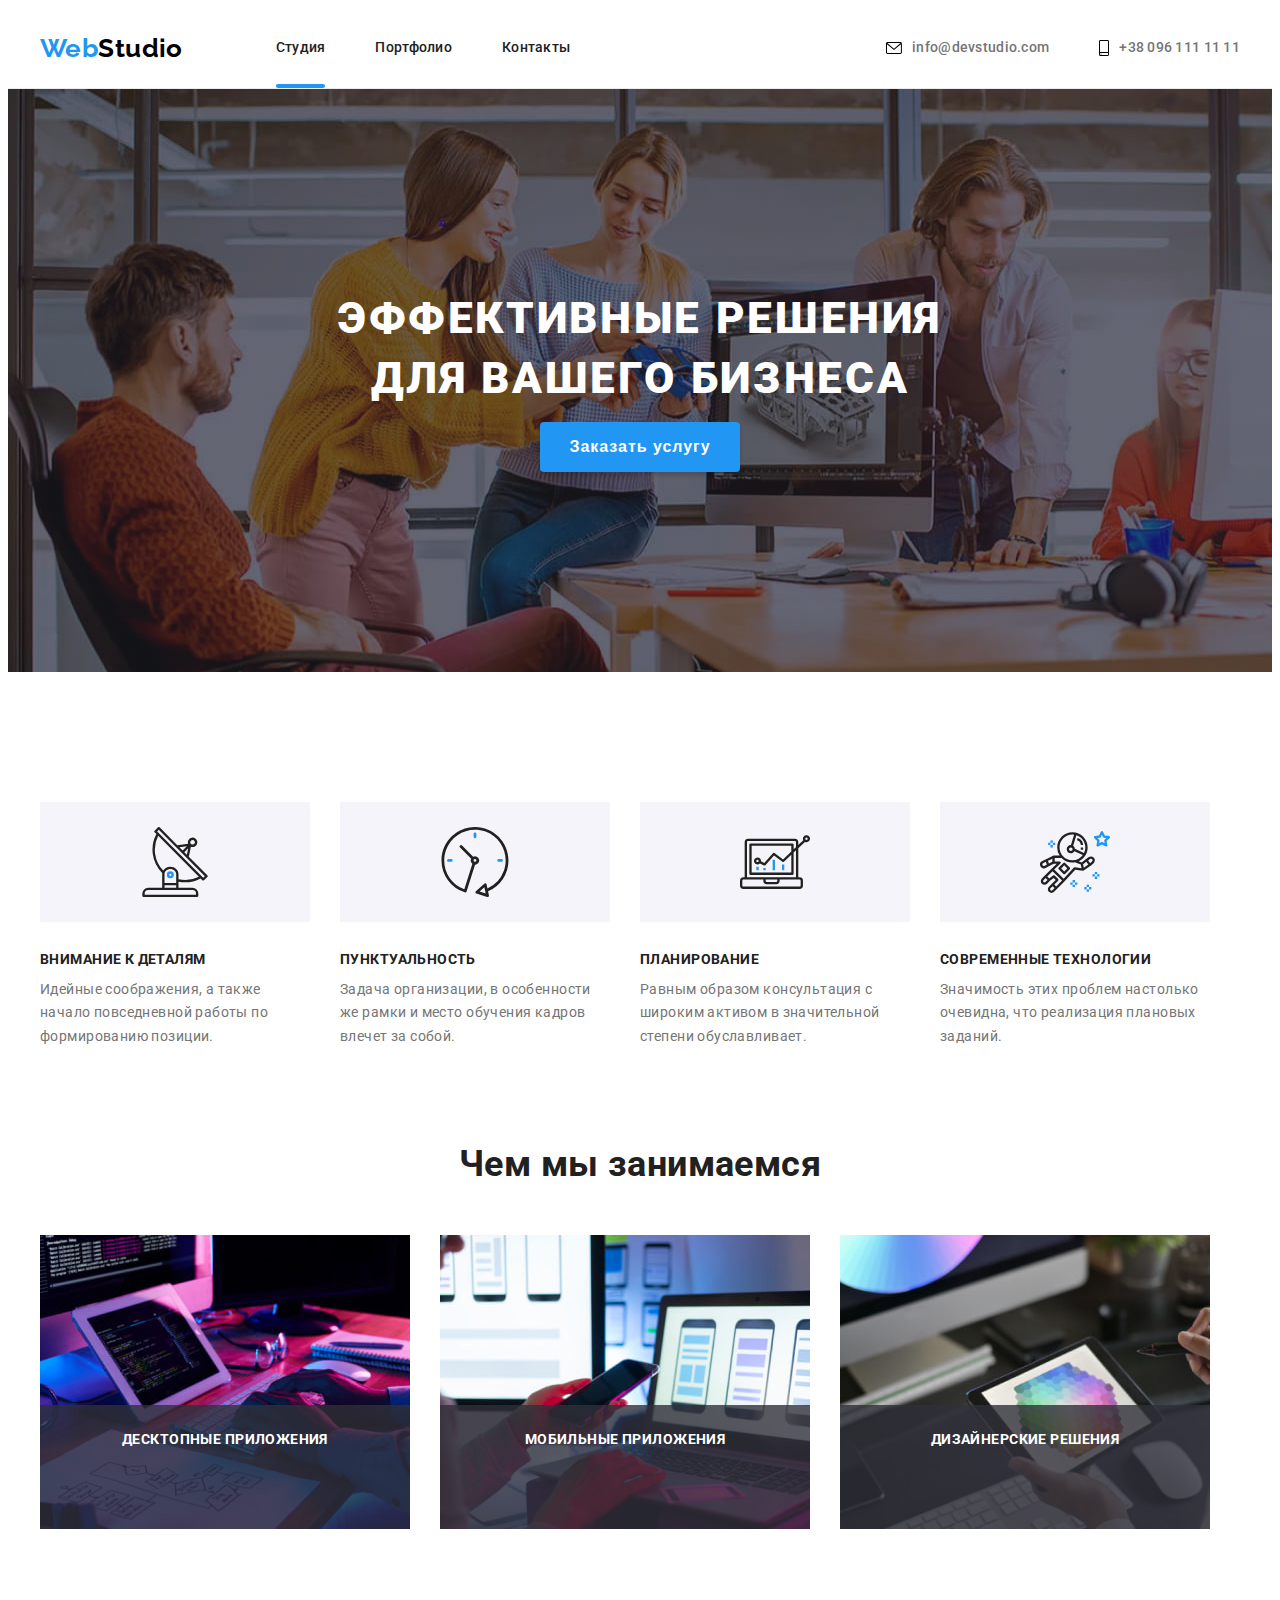
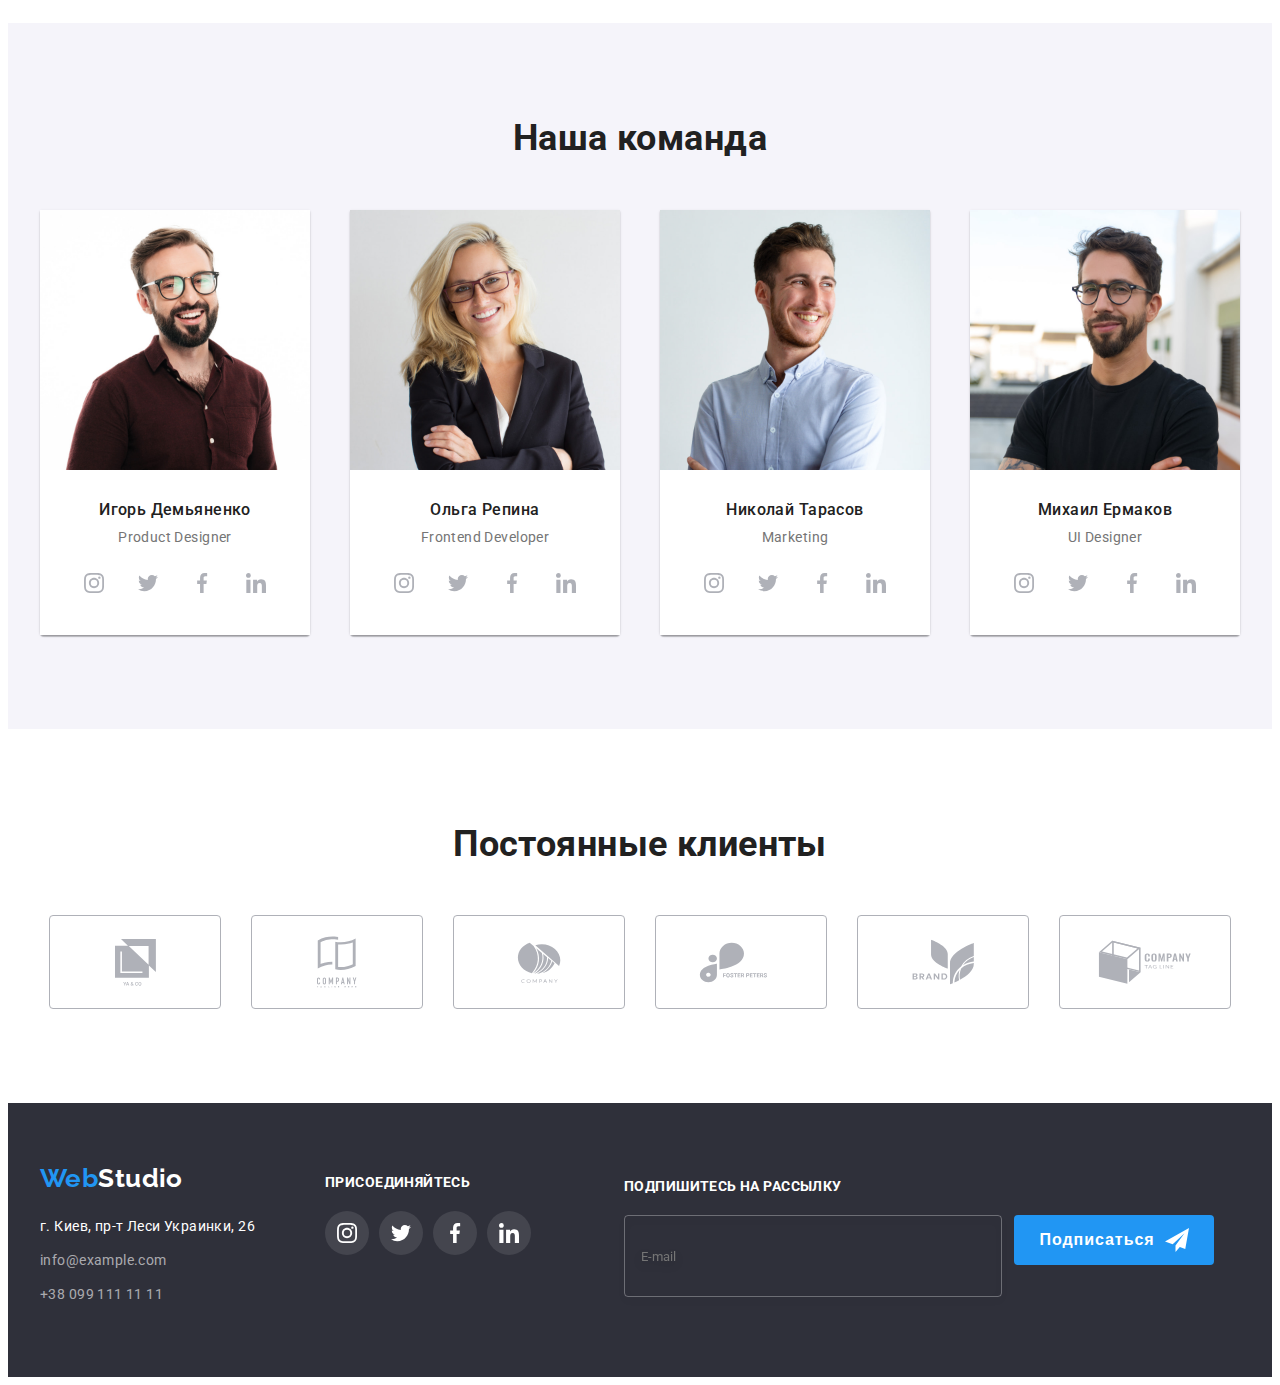
<file: index.html>
<!DOCTYPE html>
<html lang="ru">
<head>
    <meta charset="UTF-8">
    <meta http-equiv="X-UA-Compatible" content="IE=edge">
    <meta name="viewport" content="width=device-width, initial-scale=1.0">
    <title>WebStudio</title>
    <link rel="preconnect" href="https://fonts.googleapis.com">
    <link rel="preconnect" href="https://fonts.gstatic.com" crossorigin>
    <link href="https://fonts.googleapis.com/css2?family=Raleway:wght@700&family=Roboto:wght@400;500;700;900&display=swap"
    rel="stylesheet">

    <link rel="stylesheet" href="https://cdnjs.cloudflare.com/ajax/libs/modern-normalize/1.1.0/modern-normalize.min.css"
        integrity="sha512-wpPYUAdjBVSE4KJnH1VR1HeZfpl1ub8YT/NKx4PuQ5NmX2tKuGu6U/JRp5y+Y8XG2tV+wKQpNHVUX03MfMFn9Q=="
        crossorigin="anonymous" referrerpolicy="no-referrer" />
        
    <link rel="stylesheet" href="./css/styles.css">
</head>
<body class="page">
    <!-- header-->
    <header class="page-header">
        <div class="container header-container">
            <nav class="site-nav">
                <a href="./index.html" class="logo">
                    Web<span class="logo-black">Studio</span>
                </a>
                <ul class="list header-list">
                    <li class="item"><a class="link bottom-border" href="./index.html">Студия</a></li>
                    <li class="item"><a class="link" href="./portfolio.html">Портфолио</a></li>
                    <li class="item"><a class="link" href="">Контакты</a></li>
                </ul>
            </nav>
            <div class="header-address">
                <a class="mail link" href="mailto:info@devstudio.com">
                    <svg class="envelope-smartphone" width="16" height="12">
                        <use href="./images/sprite/icons.svg#envelope"></use>
                    </svg>
                    info@devstudio.com</a>
                <a class="tel link" href="tel:+380961111111">
                    <svg class="envelope-smartphone" width="10" height="16">
                        <use href="./images/sprite/icons.svg#smartphone"></use>
                    </svg>
                    +38 096 111 11 11</a>
            </div>
        </div>
    </header>
    <!-- main -->
    <main>
        <!-- hero -->
        <section class="hero">
            <div class="container">
                <h1 class="hero-title">Эффективные решения<br> для вашего бизнеса</h1>
                <button class="button btn-blue" type="button" data-modal-open>Заказать услугу</button>
            </div>
        </section>
        <!-- our advantages -->
        <section class="our-advantages">
            <div class="container">
                <h2 class="section-title-hidden">Наши преимущества</h2>
                <ul class="advantages list">
                    <li class="item">
                        <div class="advantages-tumb">
                            <svg class="advantages-icon" width="70" height="70">
                                <use href="./images/sprite/icons.svg#antenna"></use>
                            </svg>
                        </div>
                        <h3 class="title">Внимание к деталям</h3>
                        <p>Идейные соображения, а также начало повседневной работы по формированию позиции.</p>
                    </li>
                
                    <li class="item">
                        <div class="advantages-tumb">
                            <svg class="advantages-icon" width="70" height="70">
                                <use href="./images/sprite/icons.svg#clock"></use>
                            </svg>
                        </div>
                        <h3 class="title">Пунктуальность</h3>
                        <p>Задача организации, в особенности же рамки и место обучения кадров влечет за собой.</p>
                    </li>
                
                    <li class="item">
                        <div class="advantages-tumb">
                            <svg class="advantages-icon" width="70" height="70">
                                <use href="./images/sprite/icons.svg#diagram"></use>
                            </svg>
                        </div>
                        <h3 class="title">Планирование</h3>
                        <p>Равным образом консультация с широким активом в значительной степени обуславливает.</p>
                    </li>
                
                    <li class="item">
                        <div class="advantages-tumb">
                            <svg class="advantages-icon" width="70" height="70">
                                <use href="./images/sprite/icons.svg#astronaut"></use>
                            </svg>
                        </div>
                        <h3 class="title">Современные технологии</h3>
                        <p>Значимость этих проблем настолько очевидна, что реализация плановых заданий.</p>
                    </li>
                </ul>
            </div>
        </section>
        <!-- what are we do -->
        <section class="what-do">
            <div class="container">
                <h2 class="section-title">Чем мы занимаемся</h2>
                <ul class="what-are-we list">
                    <li class="item">
                        <img class="img-what-do" src="./images/what-are-we-do/work-on-tablet.jpg" alt="Вёрстка сайтов" width="370"
                            height="294">
                        <h3 class="title what-do-title">Десктопные приложения</h3>
                    </li>
                    <li class="item">
                        <img class="img-what-do" src="./images/what-are-we-do/work-at-laptop.jpg" alt="Адаптация на все устройства"
                            width="370" height="294">
                        <h3 class="title what-do-title">Мобильные приложения</h3>
                    </li>
                    <li class="item">
                        <img class="img-what-do" src="./images/what-are-we-do/makes-design-on-tablet.jpg" alt="Дизайн сайтов"
                            width="370" height="294">
                        <h3 class="title what-do-title">Дизайнерские решения</h3>
                    </li>
                </ul>
            </div>
        </section>
        <!-- our team -->
        <section class="our-team">
           <div class="container">
                <h2 class="section-title">Наша команда</h2>
                <ul class="our-team-list list">
                    <li class="item">
                        <img src="./images/our-team/igor.jpg" alt="Продукт дизайнер Игорь Демьяненко" width="270" height="260">
                        <div class="team-box">
                            <h3 class="our-team-title">Игорь Демьяненко</h3>
                            <p class="position" lang="en">Product Designer</p>
                            <ul class="icon-list list">
                                <li class="item-icon">
                                    <a href="" class="icon-link link" aria-label="Instagram">
                                        <svg class="social-icon" width="20" height="20">
                                            <use href="./images/sprite/icons.svg#instagram"></use>
                                        </svg>
                                    </a>
                                </li>
                            
                                <li class="item-icon">
                                    <a href="" class="icon-link link" aria-label="Twitter">
                                        <svg class="social-icon" width="20" height="20">
                                            <use href="./images/sprite/icons.svg#twitter"></use>
                                        </svg>
                                    </a>
                                </li>
                            
                                <li class="item-icon">
                                    <a href="" class="icon-link link" aria-label="Facebook">
                                        <svg class="social-icon" width="20" height="20">
                                            <use href="./images/sprite/icons.svg#facebook"></use>
                                        </svg>
                                    </a>
                                </li>
                            
                                <li class="item-icon">
                                    <a href="" class="icon-link link" aria-label="Linkedin">
                                        <svg class="social-icon" width="20" height="20">
                                            <use href="./images/sprite/icons.svg#linkedin"></use>
                                        </svg>
                                    </a>
                                </li>
                            </ul>
                        </div>
                    </li>
                            
                    <li class="item">
                        <img src="./images/our-team/olga.jpg" alt="Фронтенд разработчик Ольга Репина" width="270" height="260">
                        <div class="team-box">
                            <h3 class="our-team-title">Ольга Репина</h3>
                            <p class="position" lang="en">Frontend Developer</p>
                            <ul class="icon-list list">
                                <li class="item-icon">
                                    <a href="" class="icon-link link" aria-label="Instagram">
                                        <svg class="social-icon" width="20" height="20">
                                            <use href="./images/sprite/icons.svg#instagram"></use>
                                        </svg>
                                    </a>
                                </li>
                            
                                <li class="item-icon">
                                    <a href="" class="icon-link link" aria-label="Twitter">
                                        <svg class="social-icon" width="20" height="20">
                                            <use href="./images/sprite/icons.svg#twitter"></use>
                                        </svg>
                                    </a>
                                </li>
                            
                                <li class="item-icon">
                                    <a href="" class="icon-link link" aria-label="Facebook">
                                        <svg class="social-icon" width="20" height="20">
                                            <use href="./images/sprite/icons.svg#facebook"></use>
                                        </svg>
                                    </a>
                                </li>
                            
                                <li class="item-icon">
                                    <a href="" class="icon-link link" aria-label="Linkedin">
                                        <svg class="social-icon" width="20" height="20">
                                            <use href="./images/sprite/icons.svg#linkedin"></use>
                                        </svg>
                                    </a>
                                </li>
                            </ul>
                        </div>
                    </li>
                    
                    <li class="item">
                        <img src="./images/our-team/nik.jpg" alt="Маркетолог Николай Тарасов" width="270" height="260">
                        <div class="team-box">
                            <h3 class="our-team-title">Николай Тарасов</h3>
                            <p class="position" lang="en">Marketing</p>
                            <ul class="icon-list list">
                                <li class="item-icon">
                                    <a href="" class="icon-link link" aria-label="Instagram">
                                        <svg class="social-icon" width="20" height="20">
                                            <use href="./images/sprite/icons.svg#instagram"></use>
                                        </svg>
                                    </a>
                                </li>
                            
                                <li class="item-icon">
                                    <a href="" class="icon-link link" aria-label="Twitter">
                                        <svg class="social-icon" width="20" height="20">
                                            <use href="./images/sprite/icons.svg#twitter"></use>
                                        </svg>
                                    </a>
                                </li>
                            
                                <li class="item-icon">
                                    <a href="" class="icon-link link" aria-label="Facebook">
                                        <svg class="social-icon" width="20" height="20">
                                            <use href="./images/sprite/icons.svg#facebook"></use>
                                        </svg>
                                    </a>
                                </li>
                            
                                <li class="item-icon">
                                    <a href="" class="icon-link link" aria-label="Linkedin">
                                        <svg class="social-icon" width="20" height="20">
                                            <use href="./images/sprite/icons.svg#linkedin"></use>
                                        </svg>
                                    </a>
                                </li>
                            </ul>
                        </div>
                    </li>
                    
                    <li class="item">
                        <img src="./images/our-team/michael.jpg" alt="Дизайнер Михаил Ермаков" width="270" height="260">
                        <div class="team-box">
                            <h3 class="our-team-title">Михаил Ермаков</h3>
                            <p class="position" lang="en">UI Designer</p>
                            <ul class="icon-list list">
                                <li class="item-icon">
                                    <a href="" class="icon-link link" aria-label="Instagram">
                                        <svg class="social-icon" width="20" height="20">
                                            <use href="./images/sprite/icons.svg#instagram"></use>
                                        </svg>
                                    </a>
                                </li>
                            
                                <li class="item-icon">
                                    <a href="" class="icon-link link" aria-label="Twitter">
                                        <svg class="social-icon" width="20" height="20">
                                            <use href="./images/sprite/icons.svg#twitter"></use>
                                        </svg>
                                    </a>
                                </li>
                            
                                <li class="item-icon">
                                    <a href="" class="icon-link link" aria-label="Facebook">
                                        <svg class="social-icon" width="20" height="20">
                                            <use href="./images/sprite/icons.svg#facebook"></use>
                                        </svg>
                                    </a>
                                </li>
                            
                                <li class="item-icon">
                                    <a href="" class="icon-link link" aria-label="Linkedin">
                                        <svg class="social-icon" width="20" height="20">
                                            <use href="./images/sprite/icons.svg#linkedin"></use>
                                        </svg>
                                    </a>
                                </li>
                            </ul>
                        </div>
                    </li>
                </ul>                       
           </div>
        </section>
        <!-- regular customers -->
        <section class="regular-customers">
            <div class="container">
                <h2 class="section-title">Постоянные клиенты</h2>
                <ul class="list r-c-list">
                    <li class="item">
                        <a href="" class="link r-c-icon">
                            <svg class="customer-icon" width="41" height="47">
                                <use href="./images/sprite/icons.svg#logo-1"></use>
                            </svg>
                        </a>
                    </li>

                    <li class="item">
                        <a href="" class="link r-c-icon">
                            <svg class="customer-icon" width="40" height="52">
                                <use href="./images/sprite/icons.svg#logo-2"></use>
                            </svg>
                        </a>
                    </li>

                    <li class="item">
                        <a href="" class="link r-c-icon">
                            <svg class="customer-icon" width="44" height="41">
                                <use href="./images/sprite/icons.svg#logo-3"></use>
                            </svg>
                        </a>
                    </li>

                    <li class="item">
                        <a href="" class="link r-c-icon">
                            <svg class="customer-icon" width="85" height="41">
                                <use href="./images/sprite/icons.svg#logo-4"></use>
                            </svg>
                        </a>
                    </li>

                    <li class="item">
                        <a href="" class="link r-c-icon">
                            <svg class="customer-icon" width="63" height="46">
                                <use href="./images/sprite/icons.svg#logo-5"></use>
                            </svg>
                        </a>
                    </li>

                    <li class="item">
                        <a href="" class="link r-c-icon">
                            <svg class="customer-icon" width="94" height="44">
                                <use href="./images/sprite/icons.svg#logo-6"></use>
                            </svg>
                        </a>
                    </li>
                </ul>
            </div>
        </section>
    </main>
    <!-- footer -->
    <footer class="footer">
        <div class="container footer-menu">
            <div>
                <a href="./index.html" class="logo logo-footer">
                    Web<span class="logo-white">Studio</span>
                </a>
                <div class="footer-address">
                    <p class="offline-address fact-address">г. Киев, пр-т Леси Украинки, 26</p>
                    <p class="f-link link fact-address">info@example.com</p>
                    <p class="f-link link fact-address">+38 099 111 11 11</p>
                </div>
            </div>
            <div class="join">
                <h3 class="title">ПРИСОЕДИНЯЙТЕСЬ</h3>
                <ul class="list">
                    <li class="item f-c-icon">
                        <a href="" class="link footer-icon" aria-label="Instagram">
                            <svg class="f-icon" width="20" height="20">
                                <use href="./images/sprite/icons.svg#instagram"></use>
                            </svg>
                        </a>
                    </li>
                    <li class="item f-c-icon">
                        <a href="" class="link footer-icon" aria-label="Twitter">
                            <svg class="f-icon" width="20" height="20">
                                <use href="./images/sprite/icons.svg#twitter"></use>
                            </svg>
                        </a>
                    </li>
                    <li class="item f-c-icon">
                        <a href="" class="link footer-icon" aria-label="Facebook">
                            <svg class="f-icon" width="20" height="20">
                                <use href="./images/sprite/icons.svg#facebook"></use>
                            </svg>
                        </a>
                    </li>
                    <li class="item f-c-icon">
                        <a href="" class="link footer-icon" aria-label="Linkedin">
                            <svg class="f-icon" width="20" height="20">
                                <use href="./images/sprite/icons.svg#linkedin"></use>
                            </svg>
                        </a>
                    </li>
                </ul>
            </div>
            <!-- footer form -->
            <div class="footer-form">
                <b class="f-f-title">Подпишитесь на рассылку</b>
                <form class="f-form">
                    <input class="f-f-email" type="email" name="f-f-email" placeholder="E-mail">
                    <button class="btn-f-form btn-blue" type="submit">
                        Подписаться
                        <svg class="f-f-svg" width="24" height="24">
                            <use href="./images/sprite/icons.svg#footer-form"></use>
                        </svg>
                    </button>
                    
                </form>
            </div>
        </div>
    </footer>

<!-- backdrop -->
    <div class="backdrop is-hidden" data-modal>
        <div class="modal">
            <button class="modal-btn" type="button" data-modal-close>
                <svg class="modal-icon" width="11" height="11">
                    <use href="./images/sprite/icons.svg#close"></use>
                </svg>
            </button>
            <!-- form -->
            <b class="main-form-title">Оставьте свои данные, мы вам перезвоним</b>
            <form class="main-form">
                <label class="main-form-group">
                    <span class="main-form-label">Имя</span>
                    <input class="main-form-input" type="text" name="name" placeholder=" ">
                    <svg class="main-form-icon" width="12" height="12">
                        <use href="./images/sprite/icons.svg#persona"></use>
                    </svg>
                </label>

                <label class="main-form-group">
                    <span class="main-form-label">Телефон</span>
                    <input class="main-form-input" type="tel" name="tel" placeholder=" ">
                    <svg class="main-form-icon" width="13" height="13">
                        <use href="./images/sprite/icons.svg#phone"></use>
                    </svg>
                </label>

                <label class="main-form-group">
                    <span class="main-form-label">Почта</span>
                    <input class="main-form-input" type="email" name="email" placeholder=" ">
                    <svg class="main-form-icon" width="15" height="12">
                        <use href="./images/sprite/icons.svg#email"></use>
                    </svg>
                </label>
                
                <label class="main-form-group m-f-g-textarea">
                    <span class="main-form-label">Комментарий</span>
                    <textarea class="main-form-textarea" name="main-form-textarea" rows="6" placeholder="Введите текст"></textarea>
                </label>

                <label class="m-f-checkbox">
                    <input class="main-form-checkbox visually-hidden" type="checkbox" name="checkbox">
                    <svg class="m-f-c-icon" width="16" height="15">
                        <use href="./images/sprite/icons.svg#checkbox"></use>
                    </svg>
                    <svg class="m-f-icon-check" width="11" height="8">
                        <use href="./images/sprite/icons.svg#icon-check"></use>
                    </svg>
                    <span>Соглашаюсь с рассылкой и принимаю <a class="privat-policy" href="">Условия договора</a></span>
                </label>

                <button class="btn-blue button m-f-btn" type="submit">Отправить</button>
            </form>
        
        </div>
    </div>
    <script src="./js/modal.js"></script>
</body>
</html>
</file>
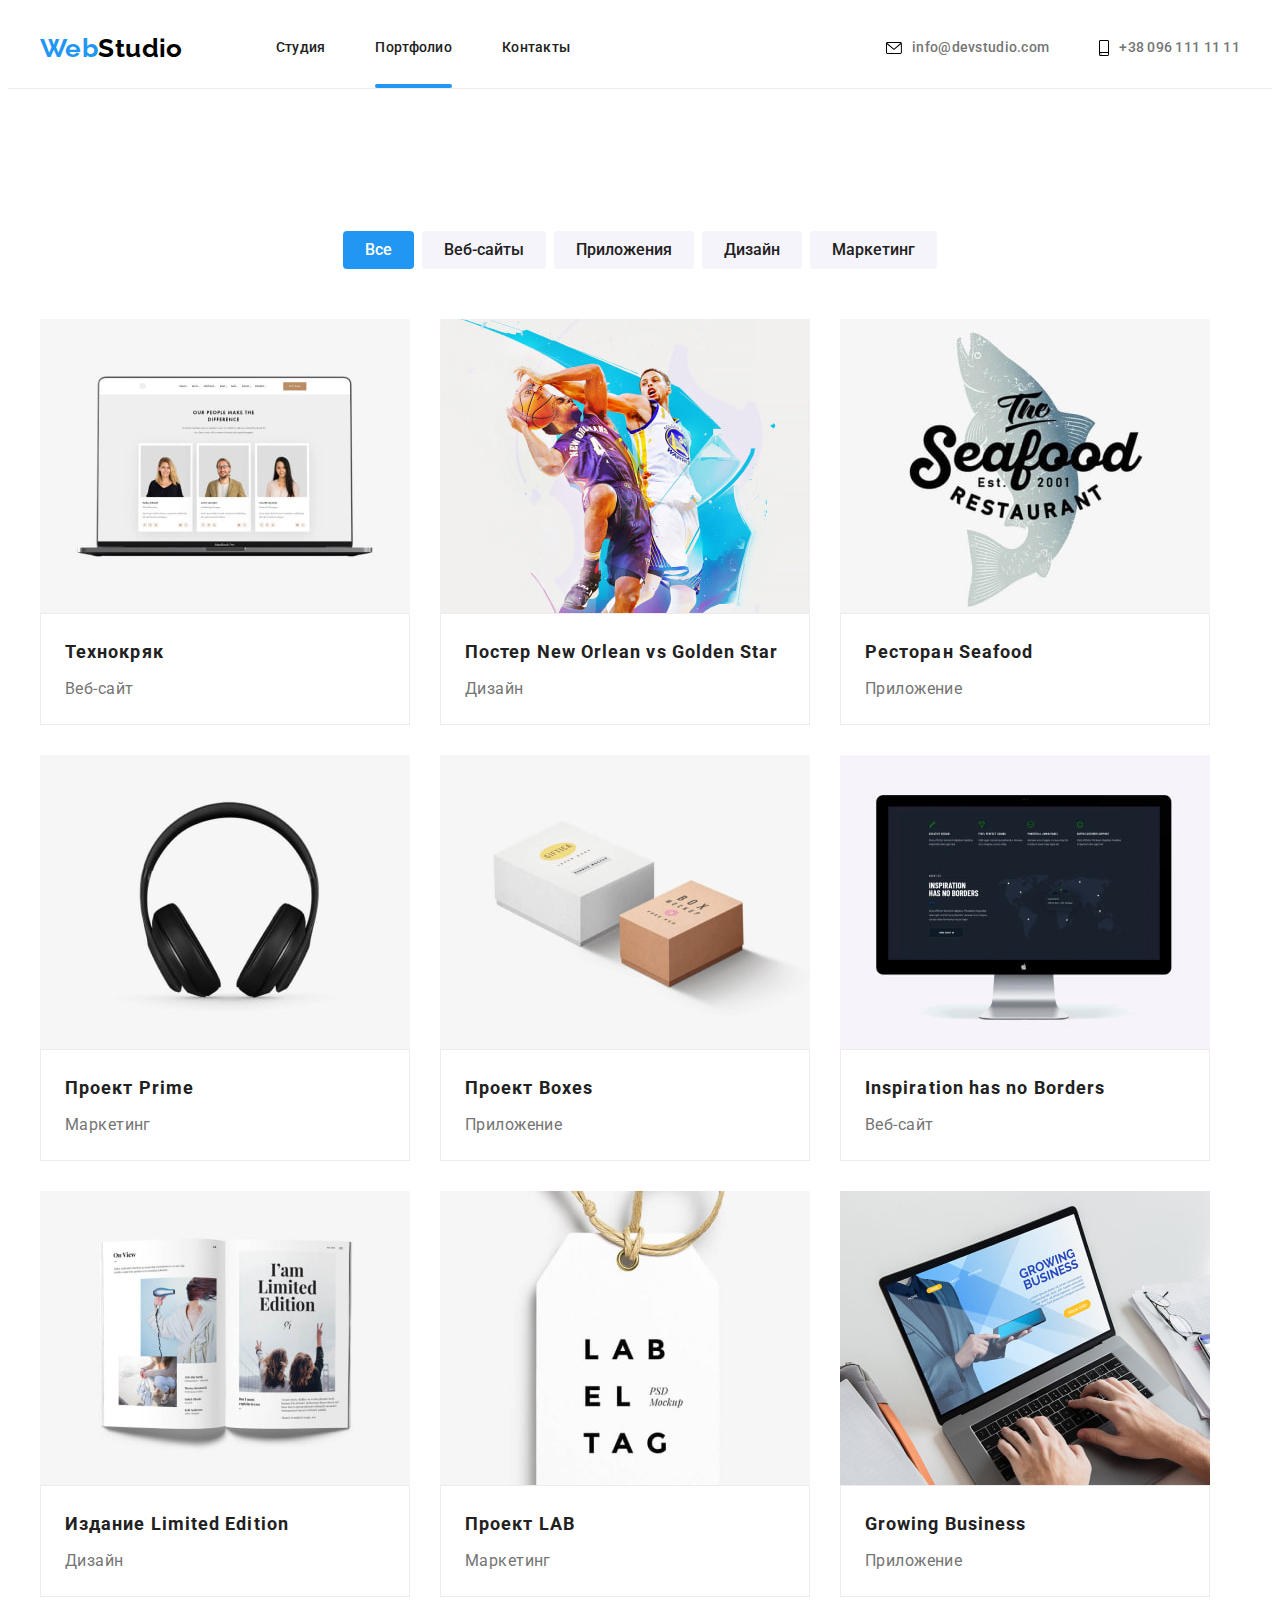
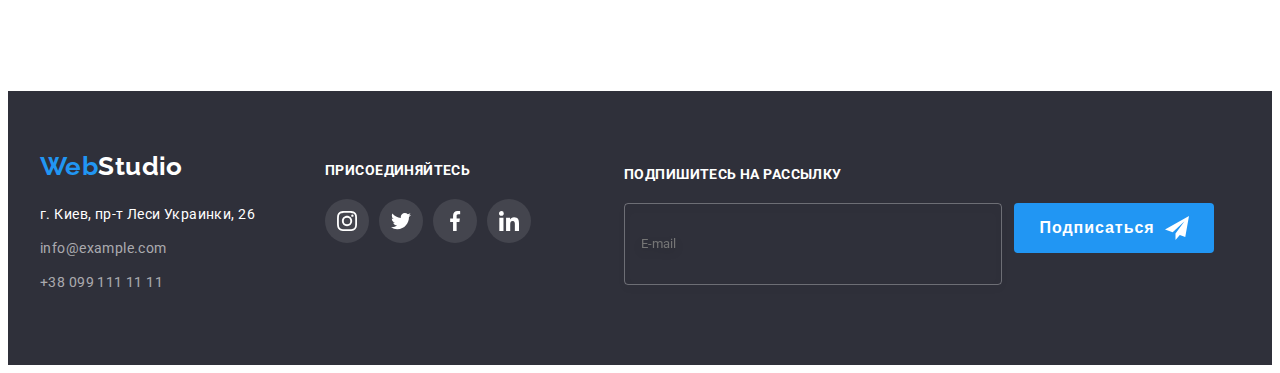
<file: portfolio.html>
<!DOCTYPE html>
<html lang="ru">
<head>
    <meta charset="UTF-8">
    <meta http-equiv="X-UA-Compatible" content="IE=edge">
    <meta name="viewport" content="width=device-width, initial-scale=1.0">
    <title>Portfolio</title>
    <link rel="preconnect" href="https://fonts.googleapis.com">
    <link rel="preconnect" href="https://fonts.gstatic.com" crossorigin>
    <link href="https://fonts.googleapis.com/css2?family=Raleway:wght@700&family=Roboto:wght@400;500;700;900&display=swap"
    rel="stylesheet">

    <link rel="stylesheet" href="https://cdnjs.cloudflare.com/ajax/libs/modern-normalize/1.1.0/modern-normalize.min.css"
      integrity="sha512-wpPYUAdjBVSE4KJnH1VR1HeZfpl1ub8YT/NKx4PuQ5NmX2tKuGu6U/JRp5y+Y8XG2tV+wKQpNHVUX03MfMFn9Q=="
      crossorigin="anonymous" referrerpolicy="no-referrer" />
      
    <link rel="stylesheet" href="./css/styles.css">
</head>
<body>
    <!-- header-->
    <header class="page-header">
      <div class="container header-container">
        <nav class="site-nav">
          <a href="./index.html" class="logo">
            Web<span class="logo-black">Studio</span>
          </a>
          <ul class="list header-list">
            <li class="item"><a class="link" href="./index.html">Студия</a></li>
            <li class="item"><a class="link bottom-border" href="./portfolio.html">Портфолио</a></li>
            <li class="item"><a class="link" href="">Контакты</a></li>
          </ul>
        </nav>
        <div class="header-address">
          <a class="mail link" href="mailto:info@devstudio.com">
            <svg class="envelope-smartphone" width="16" height="12">
              <use href="./images/sprite/icons.svg#envelope"></use>
            </svg>
            info@devstudio.com</a>
          <a class="tel link" href="tel:+380961111111">
            <svg class="envelope-smartphone" width="10" height="16">
              <use href="./images/sprite/icons.svg#smartphone"></use>
            </svg>
            +38 096 111 11 11</a>
        </div>
      </div>
    </header>
    <!-- main -->
    <main>
            <section class="our-work-section">
              <div class="container">
                <h1 class="section-title-hidden">Портфолио</h1>
                <div class="btn-menu">
                  <ul class="list list-btn-menu">
                    <li class="item"><button class="btn btn-active" type="button">Все</button></li>
                    <li class="item"><button class="btn" type="button">Веб-сайты</button></li>
                    <li class="item"><button class="btn" type="button">Приложения</button></li>
                    <li class="item"><button class="btn" type="button">Дизайн</button></li>
                    <li class="item"><button class="btn" type="button">Маркетинг</button></li>
                  </ul>
                </div>
                <ul class="list our-work">
                  <li class="item">
                    <div class="box">
                      <img src="./images/portfolio/tehnokriak.jpg" width="370" height="294" alt="разработка веб-сайта">
                      <p class="overlay">Ресурс предлагает комплексные предложения с разным уровнем функционала и сервисов. Все это позволит посетителю получить
                      исчерпывающие сведения о компании или частном лице.</p>
                    </div>
                    <div class="work-box">
                      <h2 class="title">Технокряк</h2>
                      <p class="paragraph">Веб-сайт</p>
                    </div>
                  </li>

                  <li class="item">
                    <div class="box">
                      <img src="./images/portfolio/poster-new-orlean.jpg" width="370" height="294" alt="дизайн постеров">
                      <p class="overlay">Ресурс предлагает комплексные предложения с разным уровнем функционала и сервисов. Все это позволит
                        посетителю получить
                        исчерпывающие сведения о компании или частном лице.</p>
                    </div>
                    <div class="work-box">
                      <h2 class="title">Постер New Orlean vs Golden Star</h2>
                      <p class="paragraph">Дизайн</p>
                    </div>
                  </li>

                  <li class="item">
                    <div class="box">
                      <img src="./images/portfolio/seafood.jpg" width="370" height="294" alt="разработка приложения для ресторана">
                      <p class="overlay">Ресурс предлагает комплексные предложения с разным уровнем функционала и сервисов. Все это позволит
                        посетителю получить
                        исчерпывающие сведения о компании или частном лице.</p>
                    </div>
                    <div class="work-box">
                      <h2 class="title">Ресторан Seafood</h2>
                      <p class="paragraph">Приложение</p>
                    </div>
                  </li>

                  <li class="item">
                    <div class="box">
                      <img src="./images/portfolio/prime.jpg" width="370" height="294" alt="маркетинг проекта Prime">
                      <p class="overlay">Ресурс предлагает комплексные предложения с разным уровнем функционала и сервисов. Все это позволит
                        посетителю получить
                        исчерпывающие сведения о компании или частном лице.</p>
                    </div>
                    <div class="work-box">
                      <h2 class="title">Проект Prime</h2>
                      <p class="paragraph">Маркетинг</p>
                    </div>
                  </li>

                  <li class="item">
                    <div class="box">
                      <img src="./images/portfolio/boxes.jpg" width="370" height="294" alt="приложение проекта Boxes">
                      <p class="overlay">Ресурс предлагает комплексные предложения с разным уровнем функционала и сервисов. Все это позволит
                        посетителю получить
                        исчерпывающие сведения о компании или частном лице.</p>
                    </div>
                    <div class="work-box">
                      <h2 class="title">Проект Boxes</h2>
                      <p class="paragraph">Приложение</p>
                    </div>
                  </li>

                  <li class="item">
                    <div class="box">
                      <img src="./images/portfolio/inspiration.jpg" width="370" height="294" alt="Веб-сайт Inspiration has no Borders">
                      <p class="overlay">Ресурс предлагает комплексные предложения с разным уровнем функционала и сервисов. Все это позволит
                        посетителю получить
                        исчерпывающие сведения о компании или частном лице.</p>
                    </div>
                    <div class="work-box">
                      <h2 class="title">Inspiration has no Borders</h2>
                      <p class="paragraph">Веб-сайт</p>
                    </div>
                  </li>

                  <li class="item">
                    <div class="box">
                      <img src="./images/portfolio/limited-edition.jpg" width="370" height="294" alt="дизайн издания Limited Edition">
                      <p class="overlay">Ресурс предлагает комплексные предложения с разным уровнем функционала и сервисов. Все это позволит
                        посетителю получить
                        исчерпывающие сведения о компании или частном лице.</p>
                    </div>
                    <div class="work-box">
                      <h2 class="title">Издание Limited Edition</h2>
                      <p class="paragraph">Дизайн</p>
                    </div>
                  </li>
              
                  <li class="item">
                    <div class="box">
                      <img src="./images/portfolio/lab.jpg" width="370" height="294" alt="маркетинг проекта LAB">
                      <p class="overlay">Ресурс предлагает комплексные предложения с разным уровнем функционала и сервисов. Все это позволит
                        посетителю получить
                        исчерпывающие сведения о компании или частном лице.</p>
                    </div>
                    <div class="work-box">
                      <h2 class="title">Проект LAB</h2>
                      <p class="paragraph">Маркетинг</p>
                    </div>
                  </li>
              
                  <li class="item">
                    <div class="box">
                      <img src="./images/portfolio/growing.jpg" width="370" height="294" alt="приложение компании Growing Business">
                      <p class="overlay">Ресурс предлагает комплексные предложения с разным уровнем функционала и сервисов. Все это позволит
                        посетителю получить
                        исчерпывающие сведения о компании или частном лице.</p>
                    </div>
                    <div class="work-box">
                      <h2 class="title">Growing Business</h2>
                      <p class="paragraph">Приложение</p>
                    </div>
                  </li>
                </ul>
              </div>
            </section>
    </main>
    <!-- footer -->
    <footer class="footer">
      <div class="container footer-menu">
        <div>
          <a href="./index.html" class="logo logo-footer">
            Web<span class="logo-white">Studio</span>
          </a>
          <div class="footer-address">
            <p class="offline-address fact-address">г. Киев, пр-т Леси Украинки, 26</p>
            <p class="f-link link fact-address">info@example.com</p>
            <p class="f-link link fact-address">+38 099 111 11 11</p>
          </div>
        </div>
        <div class="join">
          <h3 class="title">ПРИСОЕДИНЯЙТЕСЬ</h3>
          <ul class="list">
            <li class="item f-c-icon">
              <a href="" class="link footer-icon" aria-label="Instagram">
                <svg class="f-icon" width="20" height="20">
                  <use href="./images/sprite/icons.svg#instagram"></use>
                </svg>
              </a>
            </li>
            <li class="item f-c-icon">
              <a href="" class="link footer-icon" aria-label="Twitter">
                <svg class="f-icon" width="20" height="20">
                  <use href="./images/sprite/icons.svg#twitter"></use>
                </svg>
              </a>
            </li>
            <li class="item f-c-icon">
              <a href="" class="link footer-icon" aria-label="Facebook">
                <svg class="f-icon" width="20" height="20">
                  <use href="./images/sprite/icons.svg#facebook"></use>
                </svg>
              </a>
            </li>
            <li class="item f-c-icon">
              <a href="" class="link footer-icon" aria-label="Linkedin">
                <svg class="f-icon" width="20" height="20">
                  <use href="./images/sprite/icons.svg#linkedin"></use>
                </svg>
              </a>
            </li>
          </ul>
        </div>
        <div class="footer-form">
          <b class="f-f-title">Подпишитесь на рассылку</b>
          <form class="f-form">
            <input class="f-f-email" type="email" name="f-f-email" placeholder="E-mail">
            <button class="btn-f-form btn-blue" type="submit">
              Подписаться
              <svg class="f-f-svg" width="24" height="24">
                <use href="./images/sprite/icons.svg#footer-form"></use>
              </svg>
            </button>
    
          </form>
        </div>
      </div>
    </footer>
</body>
</html>
</file>
<file: css/styles.css>
/* --main-bgc: #FFFFFF; and --second-bgc: #F5F4FA; */
/* --text-color: #757575;  */
/* --hero-bgc, --footer-bgc: #2F303A; */
/* --title-text-color: #212121; */
/* --color-logo-blue: #2196F3; */
/* --color-logo-black: #000000; */
/* color h1, address and footer logo #FFFFFF */
/* box-shadow rgba(255, 255, 255, 0.6) */
/* --button-color: #2196F3; */
/* --button-hover: #188CE8; */

:root {
    /* fonts */
    --main-font: Roboto;
    --second-font: Raleway;

    /* background-color */
    --main-bgc: #FFFFFF;
    --second-bgc: #F5F4FA;
    --hero-bgc: #2F303A;
    --footer-bgc: #2F303A;

    /* text */
    --title-text-color: #212121;
    --text-color: #757575;
    --txt-light-cl: #FFFFFF;

    /* logo */
    --color-logo-blue: #2196F3;
    --color-logo-black: #000000;
    --color-logo-white: #FFFFFF;
    
    /* btn */
    --button-color: #2196F3;
    --button-hover: #188CE8;

    /* solid */
    --header-solid: #ececec;

    /* socials icon */
    --socials-icon: #AFB1B8;

    /* transition */
    --transition: 250ms cubic-bezier(0.4, 0, 0.2, 1);
}

/* body */
body {
    background-color: var(--main-bgc);
    color: var(--text-color);
    font-family: var(--main-font), sans-serif;
    font-style: normal;
    font-size: 14px;
    line-height: 1.71;
    letter-spacing: 0.03em;
}

h1, h2, h3, h4, h5, h6, p, ul {
    margin: 0;
    padding: 0;
    /* чомусь в мене був у ul - padding-inline-start: 40px; не пам'ятаю, щоб ми його на занятты прибирали  */
}

img {
    display: block;
}

.list {
    list-style: none;
}

.container {
    width: 1200px;

    padding-left: 15px;
    padding-right: 15px;

    margin-left: auto;
    margin-right: auto;
}

.visually-hidden {
    position: absolute;
    white-space: nowrap;
    width: 1px;
    height: 1px;
    overflow: hidden;
    border: 0;
    padding: 0;
    clip: rect(0 0 0 0);
    clip-path: inset(50%);
    margin: -1px;
}

/* index.html */

/* header */

.page-header {
    border-bottom: 1px solid var(--header-solid);
}

.header-container {
    display: flex;
    align-items: center;
}

.site-nav {
    display: flex;
    align-items: center;
}

.site-nav > .list {
    display: flex;
    align-items: center;
    padding: 0;
}

.bottom-border {
    position: relative;
}

.bottom-border::after {
    position: absolute;
    bottom: 0;
    right: 0;

    content: '';
    display: block;
    width: 100%;
    height: 4px;
    background-color: var(--button-color);
    border-radius: 2px;
}

.header-address {
    display: flex;
    margin-left: auto;
}

.site-nav .logo {
    margin-right: 93px;
}

.header-list .item,
.header-address .link {
    margin-right: 50px;
}

.header-list .item:last-child,
.header-address .link:last-child {
    margin-right: 0;
}

.header-list .link,
.header-address .link {
    display: flex;
    padding-top: 32px;
    padding-bottom: 32px;
}

/* logo */

.site-nav .logo {
    padding-top: 24px;
    padding-bottom: 24px;
}

.logo {
    font-family: var(--second-font);
    font-weight: 700;
    font-size: 26px;
    line-height: 1.19;
    color: var(--color-logo-blue);
    text-decoration: none;
}

.logo-black {
    color: var(--color-logo-black);
}

.page-header .link {
    font-weight: 500;
    font-size: 14px;
    line-height: 1.14;
    letter-spacing: 0.02em;
    color: var(--title-text-color);
    text-decoration: none;

    transition: color var(--transition), fill var(--transition);
}

.mail.link, .tel.link {
    color: var(--text-color);
}

.mail, .tel {
    justify-content: center;
    align-items: center;
}

.envelope-smartphone {
    margin-right: 10px;
}

.page-header .link:hover,
.page-header .link:focus,
.footer .f-link:hover,
.footer .f-link:focus {
    color: var(--color-logo-blue);
    fill: currentColor;
}

/* hero */
.hero {
    padding-top: 200px;
    padding-bottom: 200px;
    text-align: center; 
    background-image: linear-gradient(rgba(47, 48, 58, 0.4), rgba(47, 48, 58, 0.4)), url(../images/hero/hero-bgi\ .jpg);
    background-size: 1600px;
}


.hero-title {
    margin-bottom: 13px;
    
    color: var(--main-bgc);
    font-weight: 900;
    font-size: 44px;
    line-height: 1.36;
    letter-spacing: 0.06em;
    text-transform: uppercase;
}

/* btn */

.btn-blue {
    width: 200px;
    height: 50px;

    border: none;
    cursor: pointer;
    font-weight: 700;
    font-size: 16px;
    line-height: 1.88;
    letter-spacing: 0.06em;
    color: #FFFFFF;
    background: var(--button-color);
    border-radius: 4px;
}
.button {

    box-shadow: 0px 4px 4px rgba(0, 0, 0, 0.15);

    transition: background-color var(--transition);
}

.button:hover,
.button:focus {
    background-color: var(--button-hover);
}

/* our advantages */
.our-advantages {
    padding-top: 94px;
    padding-bottom: 94px;
}

.section-title-hidden {
    visibility: hidden;
}

.advantages {
    display: flex;
}

.advantages .item {
    width: 270px;
    margin-right: 30px;
}

.advantages .item:last-child {
    margin-right: 0;
}

.advantages-tumb {
    display: flex;
    justify-content: center;
    align-items: center;

    margin-bottom: 30px;
    width: 270px;
    height: 120px;
    background-color: var(--second-bgc);
}

.advantages .title {
    margin-bottom: 10px;

    font-weight: 700;
    font-size: 14px;
    line-height: 1.14;
    text-transform: uppercase; 
    color: var(--title-text-color);
}

.section-title {
    margin-bottom: 50px;

    font-weight: 700;
    font-size: 36px;
    line-height: 1.17;
    text-align: center;
    color: var(--title-text-color);
}

/* what are we do */
.what-do {
    padding-bottom: 94px;
}

.what-are-we {
    display: flex;
}

 .what-are-we .item {
    position: relative;   

    margin-right: 30px;
}

.item .what-do-title {
    position: absolute;
    bottom: 0;
    left: 0;

    display: block;
    width: 100%;
    height: 70px;
    padding-top: 27px;
    padding-bottom: 27px;
    text-align: center;
    font-weight: 700;
    font-size: 14px;
    line-height: 1.14;
    text-transform: uppercase;
    color: var(--txt-light-cl);
    background-color: rgba(47, 48, 58, 0.8);
}

.what-are-we .item:last-child {
    margin-right: 0;
}

/* our team */
.our-team {
    padding-top: 94px;
    padding-bottom: 94px;
    background-color: var(--second-bgc);
    /* box-shadow: 0px 4px 4px rgba(0, 0, 0, 0.25); */
}

.our-team-list {
    display: flex;
    justify-content: space-between;
}

.our-team-list .item {
    margin-right: 30px;

    box-shadow: 0px 1px 3px rgba(0, 0, 0, 0.12), 0px 1px 1px rgba(0, 0, 0, 0.14), 0px 2px 1px rgba(0, 0, 0, 0.2);
    border-radius: 0px 0px 4px 4px;
}

.our-team-list .item:last-child {
    margin-right: 0;
}

.item > .team-box {
    padding-top: 30px;
    padding-bottom: 30px;

    background-color: var(--main-bgc);
}

.icon-list {
    display: flex;
    justify-content: center;
    align-content: center;
}

.item-icon:not(:last-child) {
    margin-right: 10px;
}

.icon-link {
    display: flex;
    justify-content: center;
    align-items: center;

    color: var(--socials-icon);
    background-color: var(--main-bgc);
    width: 44px;
    height: 44px;
    border-radius: 50%;

    transition: background-color var(--transition), color var(--transition);
}

.icon-link:hover, .icon-link:focus {
    background-color: var(--color-logo-blue);
    color: var(--color-logo-white);
}

.our-team-title {
    margin-bottom: 10px;

    text-align: center;
    font-weight: 500;
    font-size: 16px;
    line-height: 1.19;
    color: var(--title-text-color);
}

.social-icon {
    fill: currentColor;
}

.position {
    margin-bottom: 16px;
    text-align: center;
    line-height: 1.19;
}

/* regular customers */

.regular-customers {
    padding-top: 94px;
    padding-bottom: 94px;
}

.regular-customers .section-title {
    margin-bottom: 50px;
}

.r-c-list {
    display: flex;
    justify-content: center;
    align-items: center;
}

.r-c-icon {
    display: flex;
    justify-content: center;
    align-items: center;

    color: var(--socials-icon);
    width: 170px;
    height: 92px;
    border: 1px solid var(--socials-icon);
    border-radius: 4px;

    transition: color var(--transition), border var(--transition);
}

.r-c-list .r-c-icon:hover,
.r-c-list .r-c-icon:focus {
    color: var(--button-color);
    border: 1px solid var(--button-color);
}

.customer-icon {
    fill: currentColor;
}

.r-c-list .item:not(:last-child) {
    margin-right: 30px;
}

/* footer */

.footer  {
    padding-top: 60px;
    padding-bottom: 60px;
}

.footer {
    background-color: var(--footer-bgc);
}

.footer-menu {
    display: flex;
}

.logo-white {
    color: var(--color-logo-white);
}

.footer-address .fact-address {
    margin-bottom: 10px;
}

.footer-address {
    margin-top: 20px;
}

.offline-address {
    color: var(--txt-light-cl);
}

.footer .link {
    color: rgba(255, 255, 255, 0.6);
}

.footer .f-link {
    transition: color var(--transition), fill var(--transition);
}

.join {
    margin-top: 12px;
    margin-bottom: 40px;
    margin-left: 70px;
    margin-right: 93px;
}

.join .title {
    margin-bottom: 20px;
    font-weight: 700;
    font-size: 14px;
    line-height: 1.14;
    color: var(--txt-light-cl);
}

.join .list {
    display: flex; 
}

.f-c-icon .footer-icon {
    display: flex;
    justify-content: center;
    align-items: center;

    width: 44px;
    height: 44px;
    border-radius: 50%;
    background-color: rgba(255, 255, 255, 0.1);
    color: var(--txt-light-cl);

    transition: background-color var(--transition);
}

.f-c-icon .footer-icon:hover,
.f-c-icon .footer-icon:focus {
    background-color: var(--button-color);
}

.f-icon {
    fill: currentColor;
}

.f-c-icon:not(:last-child) {
    margin-right: 10px;
}

/* footer form */

.f-form {
    display: flex;
}

.footer-form {
    margin-top: 12px;
}

.f-f-title {
    display: inline-block;
    margin-bottom: 20px;

    font-weight: 700;
    font-size: 14px;
    line-height: 1.14;
    text-transform: uppercase;
    color: var(--txt-light-cl);
}

.f-f-email {
    font-family: var(--main-font), sans-serif;
    width: 358px;
    height: 50px;
    padding-top: 15px;
    padding-bottom: 15px;
    padding-left: 16px;
    margin-right: 12px;

    background-color: transparent;
    border: 1px solid rgba(255, 255, 255, 0.3);
    filter: drop-shadow(0px 4px 4px rgba(0, 0, 0, 0.15));
    border-radius: 4px;
}

.btn-f-form {
    display: flex;
    justify-content: center;
    align-items: center;
}

.f-f-svg {
    margin-left: 10px;

    fill: var(--txt-light-cl);
}

/* backdrop */

.backdrop {
    position: fixed;
    top: 0;
    left: 0;
    width: 100vw;
    height: 100vh;

    background-color: rgba(0, 0, 0, 0.2);
}

.backdrop.is-hidden {
    opacity: 0;
    pointer-events: none;
}

.modal {
    position: absolute;
    top: 50%;
    left: 50%;
    transform: translate(-50%, -50%);

    min-width: 528px;
    
    padding: 40px;

    border-radius: 4px;
    background-color: var(--main-bgc); 
    box-shadow: 0px 1px 3px rgba(0, 0, 0, 0.12), 0px 1px 1px rgba(0, 0, 0, 0.14), 0px 2px 1px rgba(0, 0, 0, 0.2);

    animation: modal 2000ms linear;
}

@keyframes modal {
    0% {
        transform: translate(-50%, -50%) scale(0.5) rotateZ(0); 
    }
    100% {
        transform: translate(-50%, -50%) scale(1) rotateZ(360deg);
    }
}

.modal-btn {
    position: absolute;
    top: 8px;
    right: 8px;

    display: flex;
    justify-content: center;
    align-items: center;

    padding: 0;
    width: 30px;
    height: 30px;
    border: 1px solid rgba(0, 0, 0, 0.1);
    cursor: pointer;
    border-radius: 50%;
    background-color: var(--main-bgc);

    transition: fill var(--transition);
}

.modal-btn:focus, .modal-btn:hover {
    fill: var(--button-color);
}

.modal .main-form-title {
    display: block;
    margin-bottom: 12px;

    font-weight: 700;
    font-size: 20px;
    line-height: 1.17;
    text-align: center;
    color: var(--title-text-color);
}

.main-form-group {
    position: relative;
    display: block;
    margin-bottom: 10px;
}

.main-form-label {
    display: inline-block;
    margin-bottom: 4px;

    font-size: 12px;
    line-height: 1.17px;
    letter-spacing: 0.01em;
}

.main-form-input {
    width: 100%;
    height: 40px;
    padding-left: 30px;

    border: 1px solid rgba(33, 33, 33, 0.2);
    border-radius: 4px;
    outline: transparent;

    transition: border-color var(--transition);
}

.main-form-input:focus,
.main-form-textarea:focus {
    border-color: var(--button-color);
}

.main-form-icon {
    position: absolute;
    bottom: 14px;
    left: 12px;

    transition: fill var(--transition);
}

.main-form-input:focus + .main-form-icon {
    fill: var(--button-color);
}

.main-form-textarea {
    width: 100%;
    padding: 12px 16px;
    resize: none;

    border: 1px solid rgba(33, 33, 33, 0.2);
    border-radius: 4px;
    outline: transparent;

    transition: border-color var(--transition);
}

.m-f-g-textarea {
    margin-bottom: 20px;
}

textarea::placeholder {
    font-size: 12px;
    line-height: 1.17;
    letter-spacing: 0.01em;

    color: rgba(117, 117, 117, 0.5);
}

.main-form-input:not(:placeholder-shown),
.main-form-textarea:not(:placeholder-shown) {
    border-color: var(--button-color);
}

.main-form-input:not(:placeholder-shown) + .main-form-icon {
    fill: var(--button-color);
}

.m-f-checkbox {
    position: relative;
    display: inline-block;

    padding-left: 37px;
    margin-bottom: 30px;
}


.m-f-c-icon {
    position: absolute;
    top: 3px;
    left: 12px;
    transition: background-color var(--transition), fill var(--transition);
}

.m-f-icon-check {
    position: absolute;
    top: 7px;
    left: 15px;
    opacity: 1;
    fill: var(--txt-light-cl);
}

.main-form-checkbox:checked + .m-f-c-icon {
    background-color: var(--button-color);
    fill: var(--button-color);
}

.privat-policy {
    color: var(--button-color);
}


.m-f-btn {
    display: block;
    margin-left: auto;
    margin-right: auto;
}
/* portfolio.html */

.our-work-section {
    padding-top: 94px;
    padding-bottom: 94px;
}

/* btn */
/* :hover и :focus зазначав разом з класом button вище */
.btn {
    padding-top: 6px;
    padding-bottom: 6px;
    padding-right: 22px;
    padding-left: 22px;
    border: none;
    border-radius: 4px;

    font-family: var(--main-font),
    sans-serif;
    cursor: pointer;
    font-weight: 500;
    font-size: 16px;
    line-height: 1.62;
    text-align: center;
    color: var(--title-text-color);  
    background: var(--second-bgc);

    transition: color var(--transition), background-color var(--transition), box-shadow var(--transition);
}

.btn:hover, .btn:focus {
    color: var(--txt-light-cl);
    background-color: var(--button-hover);
    box-shadow: 0px 3px 1px rgba(0, 0, 0, 0.1), 0px 1px 2px rgba(0, 0, 0, 0.08), 0px 2px 2px rgba(0, 0, 0, 0.12);
}

.btn-active {
    color: var(--txt-light-cl);
    background: var(--button-color);
}

.btn-menu .list {
    display: flex;
    align-items: center;
    justify-content: center;
}

.btn-menu {
    margin-bottom: 50px;
}

.list-btn-menu .item {
    margin-right: 8px;
}

.list-btn-menu .item:last-child {
    margin-right: 0;
}
/* our-work */

.our-work{
    display: flex;
    flex-wrap: wrap;
}

.our-work .item {
    margin-right: 30px;
    margin-bottom: 30px;

    transition: box-shadow var(--transition);
}

.box {
    position: relative;
    width: 370px;
    height: 294px;
    overflow: hidden;
}

.overlay {
    position: absolute;
    top: 0;
    left: 0;
    transform: translateY(100%);
    transition: transform var(--transition);

    padding-top: 63px;
    padding-bottom: 63px;
    padding-right: 24px;
    padding-left: 24px;
    width: 100%;
    height: 100%;
    display: block;
    font-size: 18px;
    line-height: 1.56;
    color: var(--txt-light-cl);
    background-color: rgba(33, 150, 243, 0.9);
}

.box:hover .overlay {
    transform: translateX(0);
}

.our-work .item:hover {
    box-shadow: 0px 1px 1px rgba(0, 0, 0, 0.12), 0px 4px 4px rgba(0, 0, 0, 0.06), 1px 4px 6px rgba(0, 0, 0, 0.16);
}

.our-work .item:nth-child(3n) {
    margin-right: 0;
}

.our-work .item:nth-last-child(-n + 3) {
    margin-bottom: 0;
}

/* title */
.work-box {
    padding-top: 20px;
    padding-bottom: 20px;
    padding-right: 24px;
    padding-left: 24px;

    border: 1px solid var(--header-solid);
}

.our-work .title {
    margin-bottom: 4px;

    font-weight: 700;
    font-size: 18px;
    line-height: 2;
    letter-spacing: 0.06em;
    color: var(--title-text-color);
}

/* p */
.our-work .paragraph {
    font-size: 16px;
    line-height: 1.88;
}
</file>
